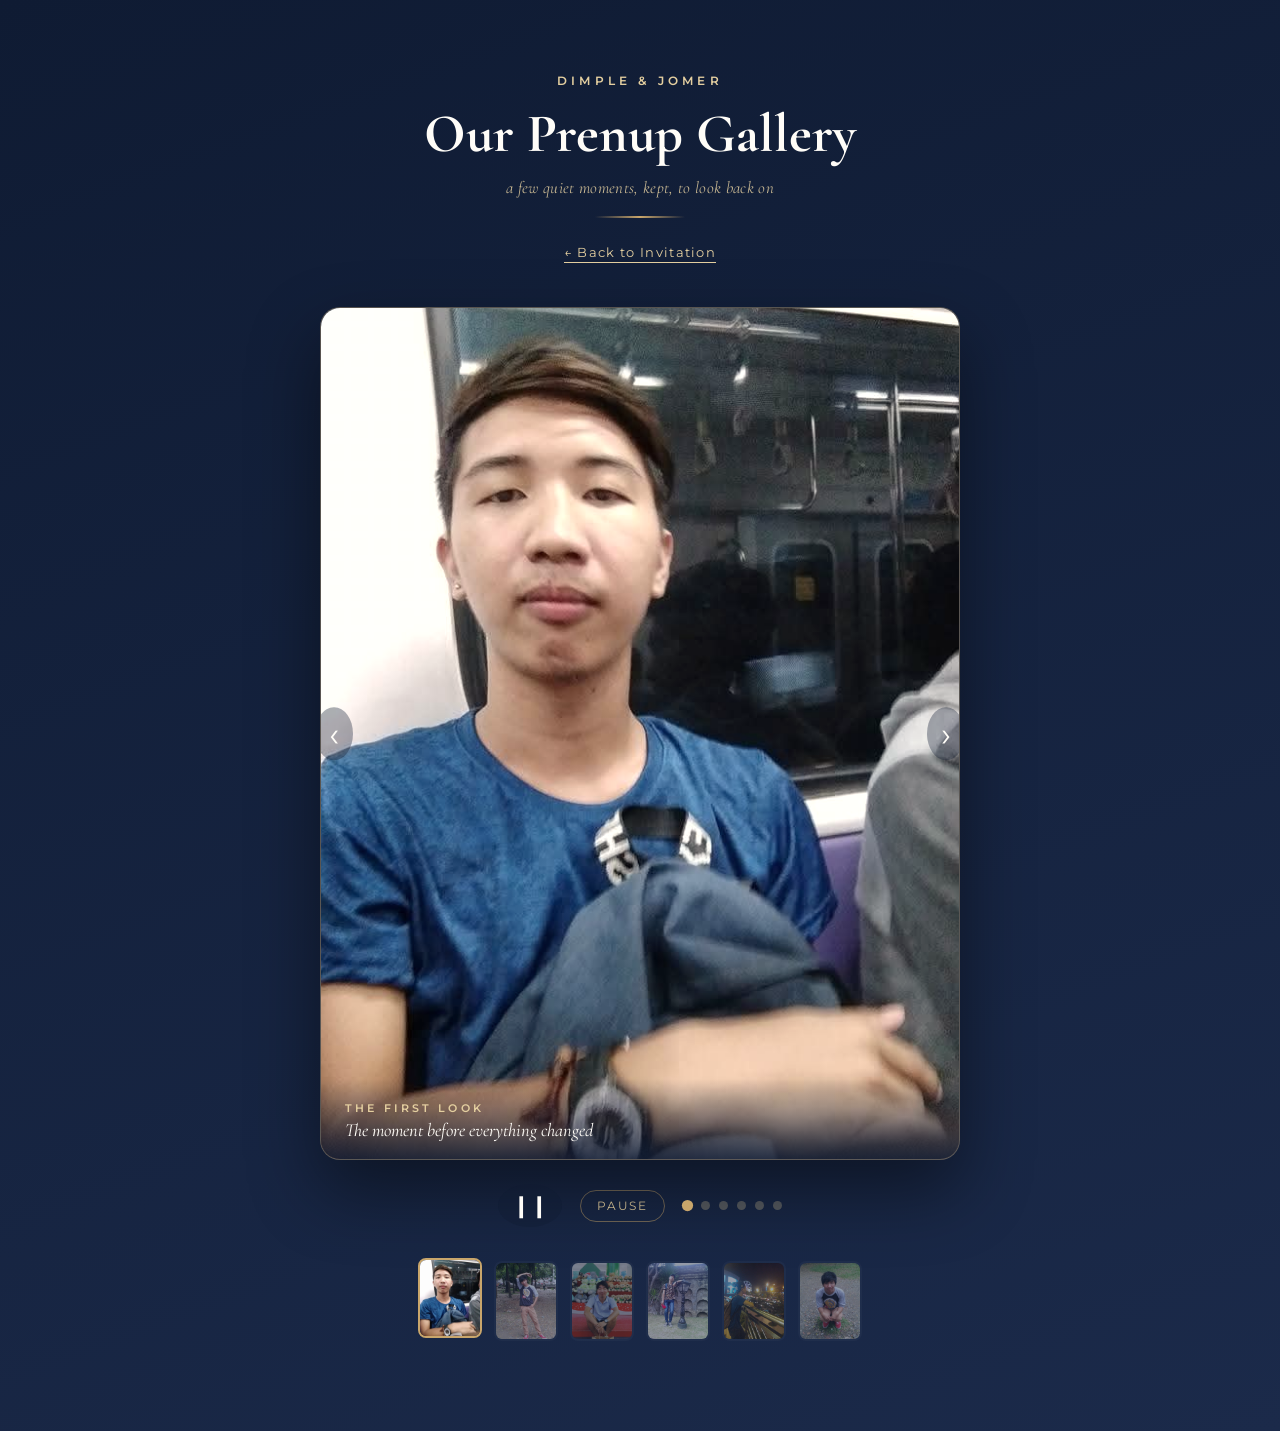
<file: gallery.html>
<!DOCTYPE html>
<html lang="en">
<head>
<meta charset="UTF-8">
<meta name="viewport" content="width=device-width, initial-scale=1.0">
<title>Our Prenup Gallery | Dimple & Jomer</title>
<link rel="preconnect" href="https://fonts.googleapis.com">
<link href="https://fonts.googleapis.com/css2?family=Montserrat:wght@300;400;500;600;700&family=Cormorant+Garamond:ital,wght@0,500;0,600;1,400&display=swap" rel="stylesheet">
    <link rel="stylesheet" href="gallery.css">
</head>
<body>

<div class="header">
  <span class="eyebrow">Dimple &amp; Jomer</span>
  <h1>Our Prenup Gallery</h1>
  <p class="tagline">a few quiet moments, kept, to look back on</p>
  <div class="divider"></div>
  <a class="back-link" href="index.html">&larr; Back to Invitation</a>
</div>

<div class="stage-wrap" id="stageWrap" data-flip="off">
  <div class="stage" id="stage">
    <!-- slides injected here -->
    <span class="nav-arrow left" id="prevBtn">&#8249;</span>
    <span class="nav-arrow right" id="nextBtn">&#8250;</span>
  </div>

  <div class="controls-row">
    <span class="nav-arrow" style="position:static;transform:none;font-size:1.4rem;" id="playBtnIcon">&#10073;&#10073;</span>
    <button class="play-toggle" id="playToggle">Pause</button>
    <div class="dots" id="dots"></div>
  </div>

  <div class="filmstrip" id="filmstrip"></div>
</div>
</body>
    <script src="gallery.js"></script>
</html>
</file>
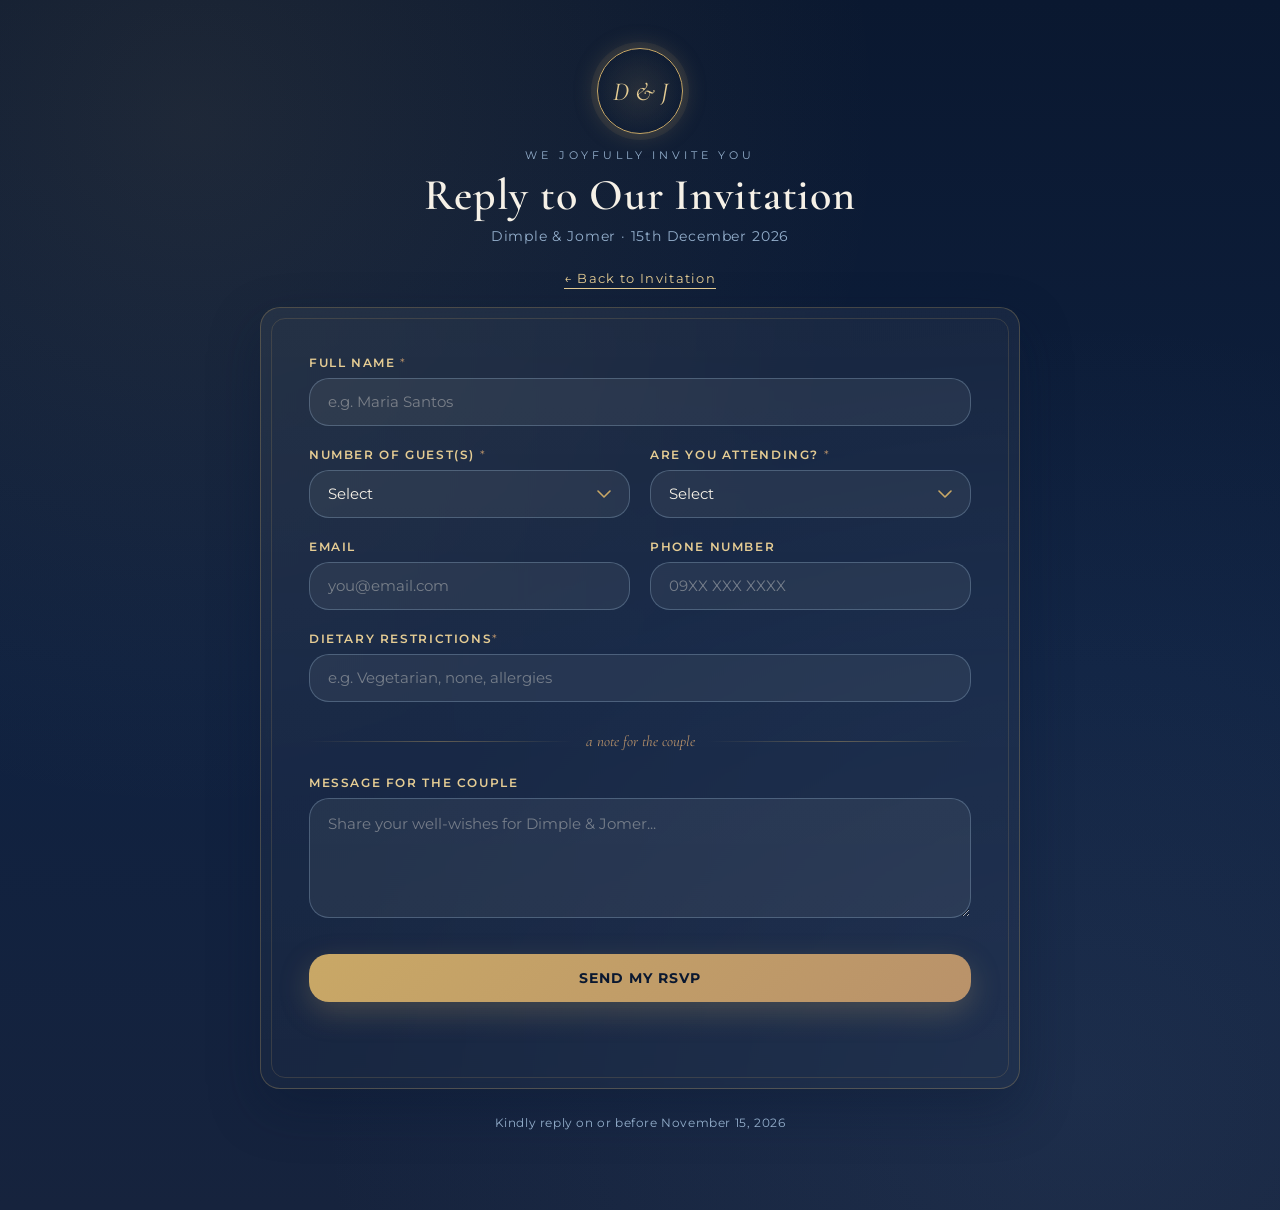
<file: rsvp.html>
<!DOCTYPE html>
<html lang="en">
<head>
<meta charset="UTF-8">
<meta name="viewport" content="width=device-width, initial-scale=1.0">
<title>RSVP — Dimple & Jomer</title>
<link rel="preconnect" href="https://fonts.googleapis.com">
<link href="https://fonts.googleapis.com/css2?family=Montserrat:wght@300;400;500;600;700;800&family=Cormorant+Garamond:ital,wght@0,500;0,600;1,500&display=swap" rel="stylesheet">
    <link rel="stylesheet" href="rsvp.css">
</head>
<body>

<div class="decor" id="decor"></div>

<div class="wrap">
  <div class="crest">
    <div class="monogram">D&nbsp;&amp;&nbsp;J</div>
    <div class="eyebrow">We Joyfully Invite You</div>
    <h1>Reply to Our Invitation</h1>
    <div class="sub">Dimple &amp; Jomer · 15th December 2026</div>
    <a class="back-link" href="index.html">&larr; Back to Invitation</a>
  </div>

  <form class="card" id="rsvpForm" novalidate>

    <div class="field">
      <label for="fullName">Full Name <span class="required">*</span></label>
      <input type="text" id="fullName" name="fullName" placeholder="e.g. Maria Santos" required>
    </div>

    <div class="row2">
      <div class="field">
        <label for="numGuests">Number of Guest(s) <span class="required">*</span></label>
        <select id="numGuests" name="numGuests" required>
          <option value="" disabled selected>Select</option>
          <option value="1">1</option>
          <option value="2">2</option>
          <option value="3">3</option>
          <option value="4">4</option>
          <option value="5">5</option>
        </select>
      </div>
      <div class="field">
        <label for="attending">Are you attending? <span class="required">*</span></label>
        <select id="attending" name="attending" required>
          <option value="" disabled selected>Select</option>
          <option value="Yes, I'll be there.">Yes, I'll be there.</option>
          <option value="No, I can't make it.">No, I can't make it.</option>
        </select>
      </div>
    </div>

    <div class="row2">
      <div class="field">
        <label for="email">Email</label>
        <input type="email" id="email" name="email" placeholder="you@email.com">
      </div>
      <div class="field">
        <label for="phone">Phone Number</label>
        <input type="tel" id="phone" name="phone" placeholder="09XX XXX XXXX">
      </div>
    </div>

    <div class="field">
      <label for="diet">Dietary Restrictions<span class="required">*</span></label>
      <input type="text" id="diet" name="diet" placeholder="e.g. Vegetarian, none, allergies" required>
    </div>

    <div class="divider">a note for the couple</div>

    <div class="field">
      <label for="message">Message for the Couple</label>
      <textarea id="message" name="message" placeholder="Share your well-wishes for Dimple & Jomer..."></textarea>
    </div>

    <button type="submit" class="submit-btn" id="submitBtn">Send My RSVP</button>
    <div class="status-msg" id="statusMsg"></div>
  </form>

  <div class="footer-note">Kindly reply on or before November 15, 2026</div>
</div>

<!-- success modal -->
<div class="success-overlay" id="successOverlay">
  <div class="success-box">
    <div class="icon">✦</div>
    <h3>Thank You!</h3>
    <p>Your RSVP has been received with love. We can't wait to celebrate this day with you.</p>
    <button id="closeSuccess">Close</button>
  </div>
</div>
</body>
    <script src="rsvp.js"></script>
</html>
</file>
<file: gallery.css>
:root{
  --navy-deep:#0f1b33; --navy:#1b2a4a; --brown:#8b6f47; --gold:#c9a66b;
  --gold-light:#e4cfa0; --cream:#f5f0e6; --cream-white:#fffdf8; --radius:20px;
  --serif:'Cormorant Garamond',serif; --sans:'Montserrat',Arial,sans-serif;
}
*{margin: 0;
  padding: 0;
  box-sizing: border-box;
}

body{
  background: linear-gradient(160deg,var(--navy-deep),var(--navy));
  font-family: var(--sans);
  color: var(--cream-white);
  min-height: 100vh;
  padding:70px 6vw 90px;
}
.header{text-align:center;margin-bottom:44px;}
.eyebrow{font-size:.75rem;letter-spacing:.35em;text-transform:uppercase;color:var(--gold-light);font-weight:600;}
h1{font-family:var(--serif);font-size:clamp(2.2rem,5vw,3.4rem);margin-top:12px;color:var(--cream-white);}
.tagline{
  font-family:var(--serif);font-style:italic;font-size:1.05rem;color:var(--gold-light);
  opacity:.85;margin-top:10px;letter-spacing:.02em;
}
.divider{width:90px;height:2px;background:linear-gradient(90deg,transparent,var(--gold),transparent);margin:18px auto 0;}
.back-link{
  display:inline-block;margin-top:26px;color:var(--gold-light);text-decoration:none;
  font-size:.82rem;letter-spacing:.1em;border-bottom:1px solid var(--gold-light);padding-bottom:2px;
}

/* ---------- Slideshow ---------- */
.stage-wrap{
  max-width:640px;margin:0 auto;position:relative;
}
.stage{
  position:relative;width:100%;aspect-ratio:3/4;border-radius:var(--radius);
  overflow:hidden;border:1px solid rgba(201,166,107,.35);
  background:rgba(255,253,248,.04);
  box-shadow:0 30px 70px rgba(0,0,0,.45);
}
/* soft vignette + film-grain feel for the whole stage, like looking into an old frame */
.stage::after{
  content:'';position:absolute;inset:0;pointer-events:none;border-radius:var(--radius);
  box-shadow:inset 0 0 90px rgba(15,27,51,.65);
  background:radial-gradient(ellipse at center, transparent 55%, rgba(15,27,51,.35) 100%);
}

.slide{
  position:absolute;inset:0;opacity:0;visibility:hidden;pointer-events:none;
}
.slide img{
  width:100%;height:100%;object-fit:cover;display:block;filter:sepia(.12) saturate(1.05);
}
.slide.active{opacity:1;visibility:visible;pointer-events:auto;z-index:2;}

/* Transition 1: Fade & bloom — candlelight, like the first look */
.slide[data-transition="fade"]{ transition:opacity 1.3s ease; }
.slide[data-transition="fade"] img{ transition:transform 6s ease; transform:scale(1.02); }
.slide[data-transition="fade"].active img{ transform:scale(1.1); }

/* Transition 2: Ken Burns drift — slow reminiscing pan, like walking down the aisle */
.slide[data-transition="kenburns"]{ transition:opacity 1.1s ease; }
.slide[data-transition="kenburns"] img{ transition:transform 7s linear; transform:scale(1.08) translate(0,0); }
.slide[data-transition="kenburns"].active img{ transform:scale(1.18) translate(-2%,-2%); }

/* Transition 3: Curtain wipe — the reception reveal */
.slide[data-transition="wipe"]{ transition:clip-path 1.15s cubic-bezier(.65,0,.35,1), opacity .1s linear .05s; clip-path:inset(0 100% 0 0); }
.slide[data-transition="wipe"].active{ clip-path:inset(0 0% 0 0); }

/* Transition 4: Polaroid flip — flipping through a keepsake album */
.stage-wrap[data-flip="on"] .slide[data-transition="flip"]{
  transition:transform .9s cubic-bezier(.5,0,.2,1), opacity .3s ease;
  transform:rotateY(90deg); opacity:0; transform-origin:center;
}
.stage-wrap[data-flip="on"] .slide[data-transition="flip"].active{
  transform:rotateY(0deg); opacity:1;
}

/* Transition 5: Soft dissolve rise — a toast, a slow-rising memory */
.slide[data-transition="rise"]{ transition:opacity 1.2s ease, transform 1.2s cubic-bezier(.22,1,.36,1); transform:translateY(22px) scale(1.03); }
.slide[data-transition="rise"].active{ transform:translateY(0) scale(1); }

.stage{ perspective:1400px; }

.caption-bar{
  position:absolute;left:0;right:0;bottom:0;padding:22px 24px 18px;z-index:3;
  background:linear-gradient(0deg, rgba(15,27,51,.88), rgba(15,27,51,0));
}
.event-label{
  font-size:.7rem;letter-spacing:.28em;text-transform:uppercase;color:var(--gold-light);font-weight:600;
}
.event-caption{
  font-family:var(--serif);font-style:italic;font-size:1.15rem;color:var(--cream-white);margin-top:4px;
}

.nav-arrow{
  position:absolute;top:50%;transform:translateY(-50%);color:var(--cream-white);font-size:2.1rem;
  cursor:pointer;user-select:none;padding:10px 14px;z-index:4;background:rgba(15,27,51,.35);
  border-radius:50%;line-height:1;transition:background .2s ease, color .2s ease;
}
.nav-arrow:hover{background:var(--gold);color:var(--navy-deep);}
.nav-arrow.left{left:-6px;} .nav-arrow.right{right:-6px;}

.controls-row{
  display:flex;align-items:center;justify-content:center;gap:18px;margin-top:24px;
}
.dots{display:flex;gap:9px;}
.dot{
  width:9px;height:9px;border-radius:50%;background:rgba(228,207,160,.3);cursor:pointer;
  transition:background .25s ease, transform .25s ease;
}
.dot.active{background:var(--gold);transform:scale(1.25);}
.play-toggle{
  border:1px solid rgba(201,166,107,.5);background:transparent;color:var(--gold-light);
  font-family:var(--sans);font-size:.72rem;letter-spacing:.14em;text-transform:uppercase;
  padding:8px 16px;border-radius:999px;cursor:pointer;transition:background .2s ease,color .2s ease;
}
.play-toggle:hover{background:var(--gold);color:var(--navy-deep);}

/* Filmstrip thumbnails — like flipping through the keepsake box */
.filmstrip{
  display:flex;gap:12px;justify-content:center;flex-wrap:wrap;margin-top:34px;max-width:700px;
  margin-left:auto;margin-right:auto;
}
.filmstrip button{
  width:64px;height:80px;border-radius:8px;overflow:hidden;border:2px solid transparent;
  padding:0;cursor:pointer;opacity:.55;transition:opacity .25s ease,border-color .25s ease,transform .25s ease;
  background:rgba(255,253,248,.05);
}
.filmstrip button img{width:100%;height:100%;object-fit:cover;display:block;}
.filmstrip button.active{opacity:1;border-color:var(--gold);transform:translateY(-3px);}
.filmstrip button:hover{opacity:.9;}

@media (max-width:520px){
  .nav-arrow.left{left:2px;} .nav-arrow.right{right:2px;}
  .stage-wrap{max-width:100%;}
}
@media (prefers-reduced-motion: reduce){
  .slide, .slide img{ transition:opacity .4s linear !important; transform:none !important; clip-path:none !important; }
}
</file>
<file: rsvp.css>
:root{
    --navy:#0f2140;
    --navy-deep:#0a1830;
    --blue:#4d6f9c;
    --blue-soft:#93aecb;
    --brown:#7a5a3a;
    --brown-soft:#b9926a;
    --cream:#f6f1e7;
    --cream-dim:#eee6d6;
    --gold:#c9a866;
    --gold-bright:#e6cd94;
    --white:#ffffff;
    --radius:20px;
    --shadow: 0 20px 50px rgba(10,24,48,.35);
  }

  *{box-sizing:border-box;}
  html,body{margin:0;padding:0;}
  body{
    font-family:'Montserrat', Arial, sans-serif;
    background:
      radial-gradient(circle at 15% 10%, rgba(201,168,102,.10), transparent 45%),
      radial-gradient(circle at 85% 90%, rgba(77,111,156,.14), transparent 50%),
      linear-gradient(180deg, var(--navy-deep) 0%, var(--navy) 55%, #16233d 100%);
    min-height:100vh;
    color:var(--cream);
    position:relative;
    overflow-x:hidden;
    padding:48px 16px 80px;
  }

  /* ---------- floating decorative elements ---------- */
  .decor{
    position:fixed; inset:0; pointer-events:none; z-index:0; overflow:hidden;
  }
  .petal, .confetti, .rose{
    position:absolute; top:-8%; opacity:.85; will-change:transform;
    animation:fall linear infinite;
  }
  .petal{
    width:16px;height:16px;
    background:radial-gradient(circle at 30% 30%, #e8b3ac, #c0483f 70%);
    border-radius:0 60% 0 60%;
    filter:drop-shadow(0 2px 4px rgba(0,0,0,.25));
  }
  .confetti{
    width:8px;height:14px;
    background:var(--gold-bright);
    border-radius:2px;
  }
  .rose{
    width:22px;height:22px;
  }
  .rose svg{width:100%;height:100%;}

  @keyframes fall{
    0%{ transform:translateY(-10vh) translateX(0) rotate(0deg); }
    100%{ transform:translateY(110vh) translateX(var(--drift,40px)) rotate(360deg); }
  }
  @keyframes sway{
    0%,100%{ margin-left:0; }
    50%{ margin-left:30px; }
  }

  /* ---------- layout ---------- */
  .wrap{
    max-width:760px;
    margin:0 auto;
    position:relative;
    z-index:2;
  }

  .crest{
    text-align:center;
    margin-bottom:18px;
    opacity:0;
    animation:fadeDown 1s ease forwards;
  }
  .crest .monogram{
    width:86px;height:86px;
    margin:0 auto 14px;
    border-radius:50%;
    border:1.5px solid var(--gold);
    display:flex;align-items:center;justify-content:center;
    font-family:'Cormorant Garamond', serif;
    font-style:italic;
    font-size:26px;
    color:var(--gold-bright);
    background: radial-gradient(circle, rgba(201,168,102,.12), transparent 70%);
    box-shadow:0 0 0 6px rgba(201,168,102,.08), 0 0 25px rgba(201,168,102,.25);
    animation:glow 3.5s ease-in-out infinite;
  }
  @keyframes glow{
    0%,100%{ box-shadow:0 0 0 6px rgba(201,168,102,.08), 0 0 18px rgba(201,168,102,.2); }
    50%{ box-shadow:0 0 0 8px rgba(201,168,102,.14), 0 0 32px rgba(201,168,102,.4); }
  }
  .crest .eyebrow{
    letter-spacing:.35em;
    font-size:11px;
    color:var(--blue-soft);
    text-transform:uppercase;
    margin-bottom:6px;
  }
  .crest h1{
    font-family:'Cormorant Garamond', serif;
    font-weight:600;
    font-size:clamp(30px,5vw,44px);
    margin:0 0 6px;
    color:var(--cream);
    letter-spacing:.02em;
  }
  .crest .sub{
    color:var(--blue-soft);
    font-size:13.5px;
    letter-spacing:.06em;
  }

  @keyframes fadeDown{
    from{opacity:0; transform:translateY(-16px);}
    to{opacity:1; transform:translateY(0);}
  }
  @keyframes fadeUp{
    from{opacity:0; transform:translateY(28px);}
    to{opacity:1; transform:translateY(0);}
  }

  .card{
    background:linear-gradient(180deg, rgba(255,255,255,.05), rgba(255,255,255,.02));
    border:1px solid rgba(201,168,102,.28);
    border-radius:var(--radius);
    padding:clamp(24px,5vw,48px);
    backdrop-filter:blur(6px);
    box-shadow:var(--shadow);
    position:relative;
    opacity:0;
    animation:fadeUp .9s ease .25s forwards;
  }
  .card::before{
    content:"";
    position:absolute; inset:10px;
    border:1px solid rgba(201,168,102,.18);
    border-radius:14px;
    pointer-events:none;
  }

  .field{
    margin-bottom:22px;
    position:relative;
  }
  .field label{
    display:block;
    font-size:11.5px;
    letter-spacing:.14em;
    text-transform:uppercase;
    color:var(--gold-bright);
    margin-bottom:8px;
    font-weight:600;
  }
  .field .required{ color:var(--brown-soft); font-weight:400; }

  input[type="text"],
  input[type="email"],
  input[type="tel"],
  select,
  textarea{
    width:100%;
    background:rgba(246,241,231,.06);
    border:1px solid rgba(147,174,203,.35);
    border-radius:var(--radius);
    padding:14px 18px;
    color:var(--cream);
    font-family:'Montserrat', Arial, sans-serif;
    font-size:14.5px;
    outline:none;
    transition:border-color .25s ease, box-shadow .25s ease, background .25s ease;
  }
  textarea{ resize:vertical; min-height:120px; line-height:1.6; }

  input::placeholder, textarea::placeholder{ color:rgba(246,241,231,.38); }

  input:focus, select:focus, textarea:focus{
    border-color:var(--gold);
    background:rgba(246,241,231,.1);
    box-shadow:0 0 0 3px rgba(201,168,102,.18);
  }

  select{
    appearance:none;
    -webkit-appearance:none;
    background-image:url("data:image/svg+xml;utf8,<svg xmlns='http://www.w3.org/2000/svg' width='14' height='9' viewBox='0 0 14 9'><path d='M1 1l6 6 6-6' stroke='%23c9a866' stroke-width='1.6' fill='none' stroke-linecap='round' stroke-linejoin='round'/></svg>");
    background-repeat:no-repeat;
    background-position:right 18px center;
    padding-right:42px;
    cursor:pointer;
  }
  select option{ background:var(--navy); color:var(--cream); }

  .row2{
    display:grid;
    grid-template-columns:1fr 1fr;
    gap:20px;
  }
  @media (max-width:600px){
    .row2{ grid-template-columns:1fr; }
  }

  .divider{
    display:flex; align-items:center; gap:14px;
    margin:30px 0 26px;
    color:var(--brown-soft);
    font-family:'Cormorant Garamond', serif;
    font-style:italic;
    font-size:15px;
  }
  .divider::before, .divider::after{
    content:""; flex:1; height:1px;
    background:linear-gradient(90deg, transparent, rgba(201,168,102,.4), transparent);
  }

  .submit-btn{
    width:100%;
    margin-top:10px;
    padding:16px 20px;
    border:none;
    border-radius:var(--radius);
    background:linear-gradient(135deg, var(--gold), var(--brown-soft));
    color:var(--navy-deep);
    font-family:'Montserrat', Arial, sans-serif;
    font-weight:700;
    letter-spacing:.08em;
    text-transform:uppercase;
    font-size:13.5px;
    cursor:pointer;
    position:relative;
    overflow:hidden;
    transition:transform .2s ease, box-shadow .2s ease;
    box-shadow:0 10px 30px rgba(201,168,102,.25);
  }
  .submit-btn:hover{ transform:translateY(-2px); box-shadow:0 14px 34px rgba(201,168,102,.4); }
  .submit-btn:active{ transform:translateY(0); }
  .submit-btn:disabled{ opacity:.6; cursor:wait; transform:none; }

  .status-msg{
    margin-top:18px;
    text-align:center;
    font-size:13.5px;
    letter-spacing:.03em;
    min-height:20px;
    opacity:0;
    transition:opacity .35s ease;
  }
  .status-msg.show{ opacity:1; }
  .status-msg.ok{ color:#bfe0b0; }
  .status-msg.err{ color:#e0a6a1; }

  .footer-note{
    text-align:center;
    margin-top:26px;
    font-size:12px;
    color:var(--blue-soft);
    letter-spacing:.05em;
    opacity:0;
    animation:fadeUp .9s ease .5s forwards;
  }

  /* success overlay */
  .success-overlay{
    position:fixed; inset:0; z-index:50;
    background:rgba(10,24,48,.92);
    display:flex; align-items:center; justify-content:center;
    opacity:0; pointer-events:none;
    transition:opacity .4s ease;
    padding:20px;
  }
  .success-overlay.show{ opacity:1; pointer-events:auto; }
  .success-box{
    text-align:center;
    max-width:420px;
    padding:40px 30px;
    border:1px solid rgba(201,168,102,.4);
    border-radius:var(--radius);
    background:linear-gradient(180deg, rgba(255,255,255,.05), rgba(255,255,255,.02));
    transform:scale(.9);
    transition:transform .4s ease;
  }
  .success-overlay.show .success-box{ transform:scale(1); }
  .success-box .icon{
    font-size:38px; margin-bottom:14px; color:var(--gold-bright);
  }
  .success-box h3{
    font-family:'Cormorant Garamond', serif;
    font-size:26px; margin:0 0 10px; color:var(--cream);
  }
  .success-box p{ color:var(--blue-soft); font-size:13.5px; line-height:1.6; margin:0 0 20px;}
  .success-box button{
    background:none; border:1px solid var(--gold); color:var(--gold-bright);
    padding:10px 26px; border-radius:var(--radius); cursor:pointer;
    letter-spacing:.08em; font-size:12px; text-transform:uppercase;
    font-family:'Montserrat', Arial, sans-serif;
    transition:background .2s ease;
  }
  .success-box button:hover{ background:rgba(201,168,102,.15); }

  .back-link{
  display:inline-block;margin-top:26px;color:var(--gold-bright);text-decoration:none;
  font-size:.82rem;letter-spacing:.1em;border-bottom:1px solid var(--gold-bright);padding-bottom:2px;
}
</file>
